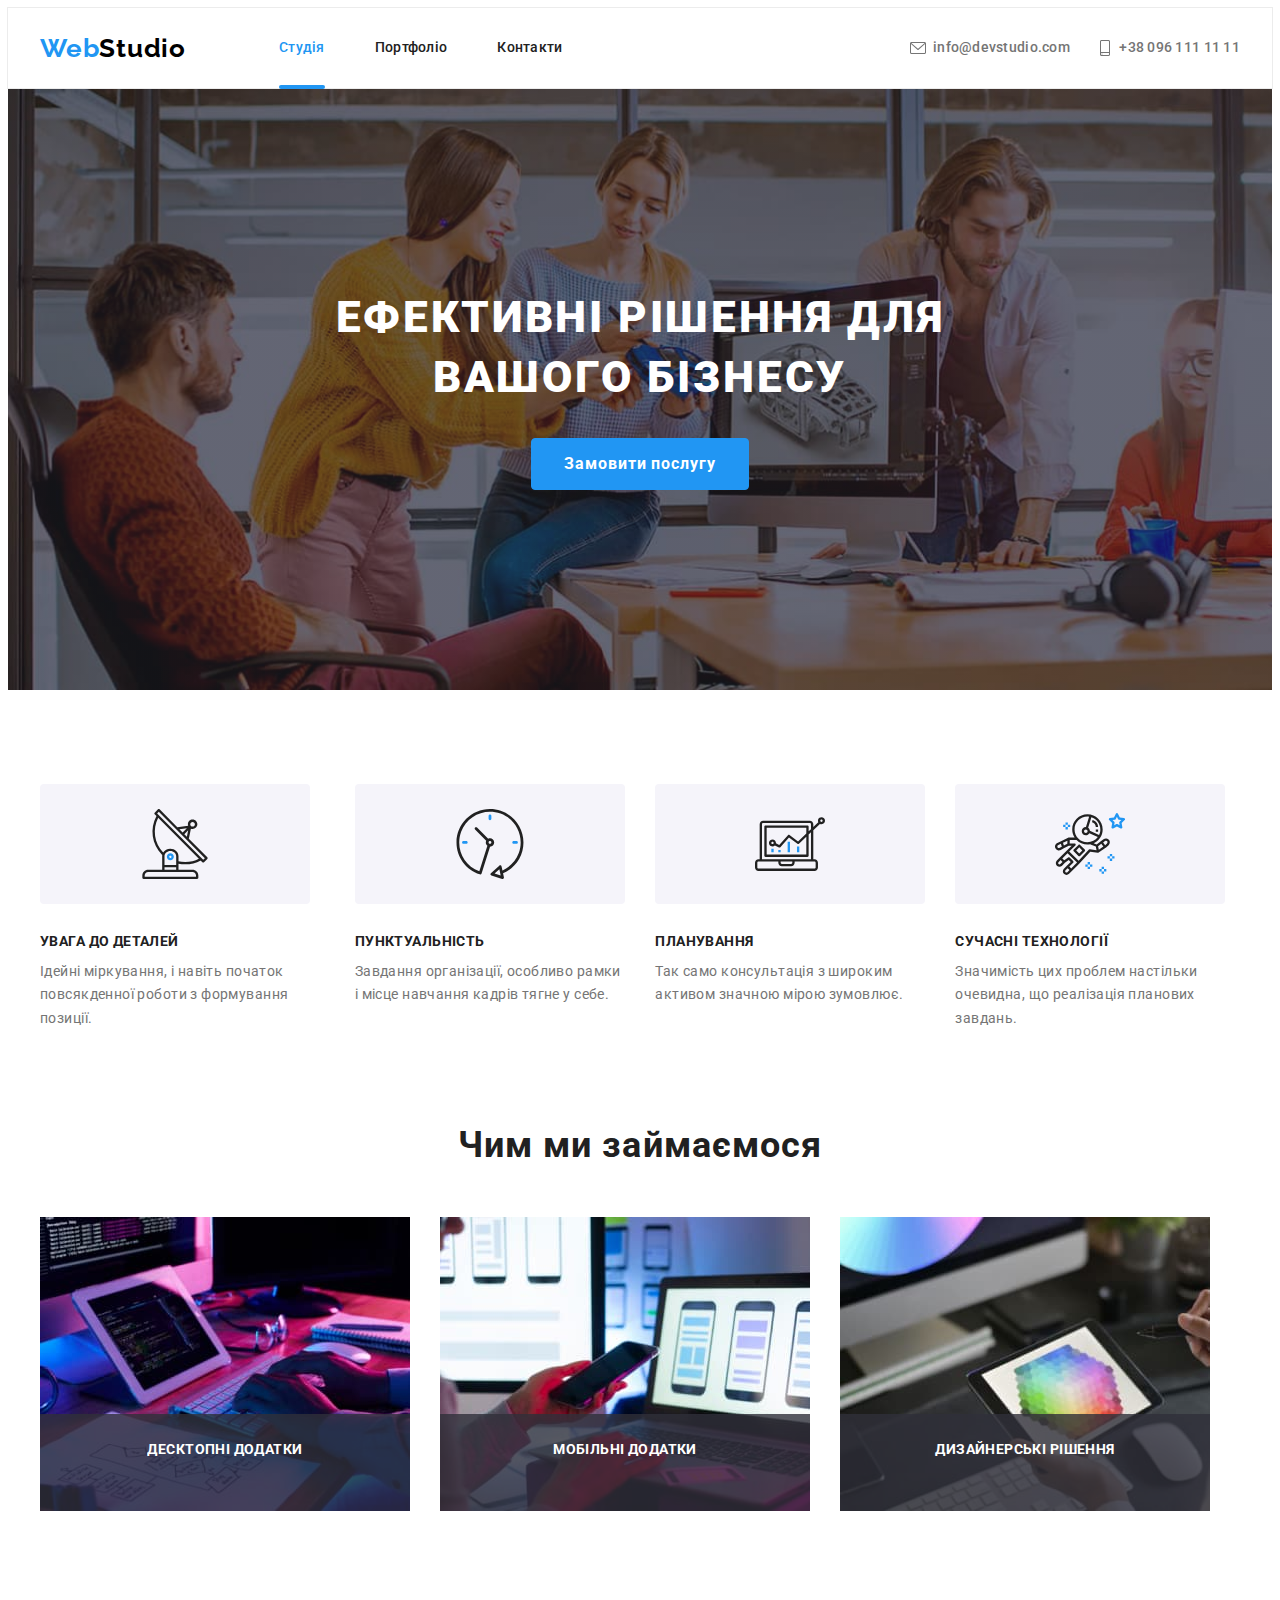
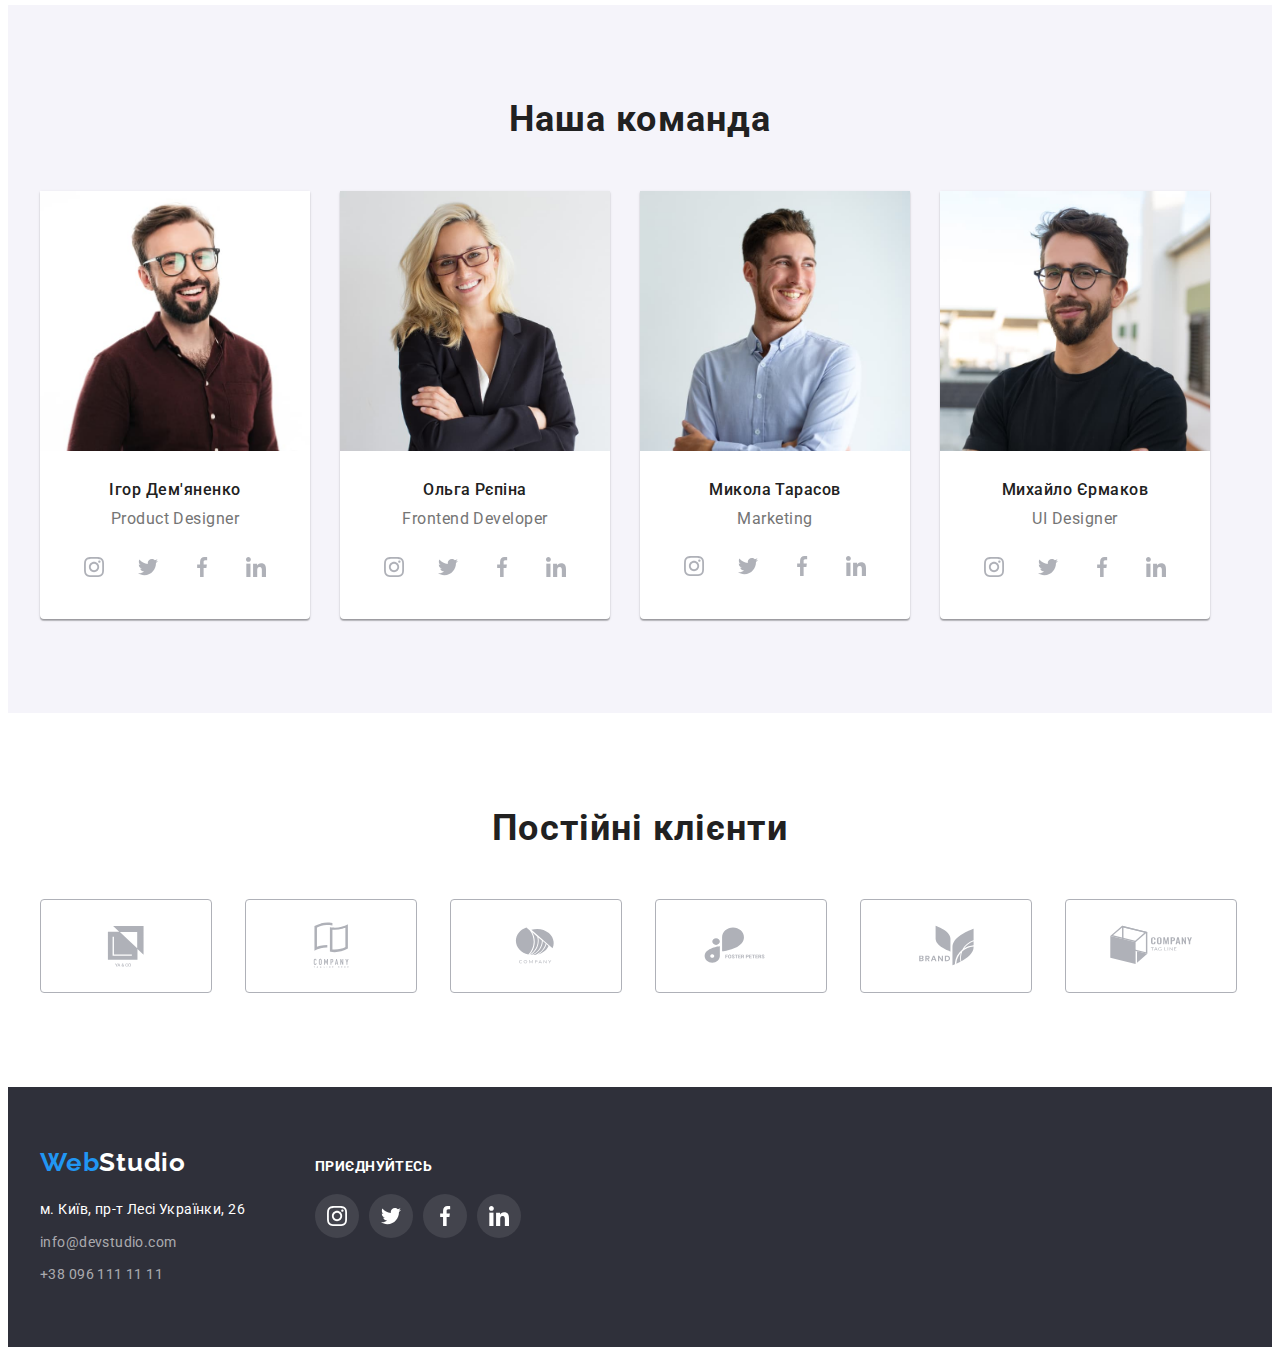
<file: index.html>
<!DOCTYPE html>
<html lang="uk">
<head>
    <meta charset="UTF-8">
    <meta http-equiv="X-UA-Compatible" content="IE=edge">
    <meta name="viewport" content="width=device-width, initial-scale=1.0">
    <link rel="preconnect" href="https://fonts.googleapis.com">
    <link rel="preconnect" href="https://fonts.gstatic.com" crossorigin>
    <link href="https://fonts.googleapis.com/css2?family=Raleway:wght@700&family=Roboto:wght@400;500;700;900&display=swap" rel="stylesheet">
    <title>Студія</title>
    <link rel="stylesheet" href="https://cdnjs.cloudflare.com/ajax/libs/modern-normalize/1.1.0/modern-normalize.min.css" integrity="sha512-wpPYUAdjBVSE4KJnH1VR1HeZfpl1ub8YT/NKx4PuQ5NmX2tKuGu6U/JRp5y+Y8XG2tV+wKQpNHVUX03MfMFn9Q==" crossorigin="anonymous" referrerpolicy="no-referrer" />
    <link rel="stylesheet" href="./css/styles.css">
</head>
<body>
    <header class="header">
        <div class="container main-nav">
            <a href="#" class="logo1">Web<span class="logo2">Studio</span></a>
        <!--navigation-->
        <nav>
            <ul class="nav list">
                <li class="nav-item">
                    <a href="./index.html" class="nav-link current">Студія</a>
                </li>
                <li class="nav-item">
                    <a href="./portfoilo.html" class="nav-link">Портфоліо</a>
                </li>
                <li class="nav-item">
                    <a href="#" class="nav-link">Контакти</a>
                </li>
            </ul>
        </nav>
        <ul class="contacts list">
            <li class="contacts-item">         
                <a href="mailto:info@devstudio.com" class="contacts-link email">
                    <svg 
                    width="16" height="12"
                    class="icon-envelope">
                    <use xlink:href="./images/sprite.svg#envelope"></use>
                    </svg>   
                    info@devstudio.com
                    </a>
            </li>
            <li class="contacts-item">
                <a href="tel:+380961111111" class="contacts-link">
                    <svg 
                    width="10" height="16"
                    class="icon-smartphone">
                    <use xlink:href="./images/sprite.svg#smartphone"></use>
                    </svg>
                    +38 096 111 11 11 
                  </a> 
            </li>
        </ul>
        </div>
    </header>
<!--main-->
    <main>
    <section class="main overlay">
                <div class="container">
                    <h1 class="slogan">Ефективні рішення для вашого бізнесу</h1>
                    <button class="order-button" data-modal-open>Замовити послугу
                    </button>
                </div>
</section>
<!--features-->
<section class="features">
  <div class="container">
      <h2 class="visually-hidden">Наші переваги</h2>
      <ul class="feature-list list">
          <li class="feature-item icon-antenna">
              <div class="plane">
                  <svg width="70" hight="70"
                    
                    class="feature-icon">
                    <use xlink:href="./images/sprite.svg#antenna"></use>
                  </svg>
              </div>
              <h3 class="feature">УВАГА ДО ДЕТАЛЕЙ</h3>
              <p class="benefit">Ідейні міркування, і навіть початок повсякденної роботи з формування позиції.</p>
          </li>
          <li class="feature-item icon-clock">
              <div class="plane">
                  <svg width="70" hight="70"
                    
                    class="feature-icon">
                    <use xlink:href="./images/sprite.svg#clock"></use>
                  </svg>
              </div>
              <h3 class="feature">ПУНКТУАЛЬНІСТЬ</h3>
              <p class="benefit">Завдання організації, особливо рамки і місце навчання кадрів тягне у себе.</p>
          </li>
          <li class="feature-item icon-diagram">
              <div class="plane">
                  <svg width="70" hight="70"
                  
                    class="feature-icon">
                    <use xlink:href="./images/sprite.svg#diagram"></use>
                  </svg>
              </div>
              <h3 class="feature">ПЛАНУВАННЯ</h3>
              <p class="benefit">Так само консультація з широким активом значною мірою зумовлює.</p>
          </li>
          <li class="feature-item icon-astronaut">
              <div class="plane">
                  <svg width="70" hight="70"
                   
                    class="feature-icon">
                    <use xlink:href="./images/sprite.svg#astronaut"></use>
                  </svg>
              </div>
              <h3 class="feature">СУЧАСНІ ТЕХНОЛОГІЇ</h3>
              <p class="benefit">Значимість цих проблем настільки очевидна, що реалізація планових завдань.</p>
          </li>
      </ul>
  </div>
</section>
  <!--work-->
    <section class="works">
      <div class="container">
        <h2 class="work">Чим ми займаємося</h2>
        <ul class="work-list list">
            <li class="work-item">
                <img
                src="./images/box1.jpg"
                alt="image description"
                width="370">
                <div class="work-overlay">
                  <p>Десктопні додатки</p>
                </div>
            </li>
            <li class="work-item">
                <img
                src="./images/box2.jpg"
                alt="image description"
                width="370">
                <div class="work-overlay">
                  <p>Мобільні додатки</p>
                </div>
            </li>
            <li class="work-item">
                <img
                src="./images/box3.jpg"
                alt="image description"
                width="370">
                <div class="work-overlay">
                  <p>Дизайнерські рішення</p>
                </div>
            </li>
        </ul>
      </div>  
    </section>
 <!--team-->
 <section class="team">
    <div class="group container">
        <h2 class="team-title">Наша команда</h2>
    <ul class="team-list list">
        <li class="card">
            <img
            src="images/igor.jpg"
            alt="image description"
            width="270">
                <div class="description">
                    <h3 class="name">Ігор Дем'яненко</h3>
                    <p class="position">Product Designer</p>
                    <ul class="team-item-social list">
                        <li class="social-item">
                            <a href="#" class="social-link">
                                <svg
                                  width="20" height="20"
                                  class="icon-social">
                                  <use xlink:href="./images/sprite.svg#instagram"></use>
                                </svg>
                              </a>
                        </li>
                        <li class="social-item">
                            <a href="#" class="social-link">
                                <svg
                                  width="20" height="20"
                                  class="icon-social">
                                  <use xlink:href="./images/sprite.svg#twitter"></use>
                                </svg>
                              </a>
                        </li>
                        <li class="social-item">
                            <a href="#" class="social-link">
                            <svg
                              width="20" height="20"
                              class="icon-social">
                              <use xlink:href="./images/sprite.svg#facebook"></use>
                            </svg>
                          </a>
                        </li>
                        <li class="social-item">
                            <a href="#" class="social-link">
                                <svg
                                  width="20" height="20"
                                  class="icon-social">
                                  <use xlink:href="./images/sprite.svg#linkedin"></use>
                                </svg>
                              </a>
                        </li>
                    </ul>
                  </div>
        </li>
        <li class="card">
            <img
            src="images/olga.jpg"
            alt="image description"
            width="270">
                <div class="description">
                    <h3 class="name">Ольга Рєпіна</h3>
                    <p class="position">Frontend Developer</p>
                    <ul class="team-item-social list">
                        <li class="social-item">
                            <a href="#" class="social-link">
                                <svg
                                  width="20" height="20"
                                  class="icon-social">
                                  <use xlink:href="./images/sprite.svg#instagram"></use>
                                </svg>
                              </a>
                        </li>
                        <li class="social-item">
                            <a href="#" class="social-link">
                                <svg
                                  width="20" height="20"
                                  class="icon-social">
                                  <use xlink:href="./images/sprite.svg#twitter"></use>
                                </svg>
                              </a>
                        </li>
                        <li class="social-item">
                            <a href="#" class="social-link">
                            <svg
                              width="20" height="20"
                              class="icon-social">
                              <use xlink:href="./images/sprite.svg#facebook"></use>
                            </svg>
                          </a>
                        </li>
                        <li class="social-item">
                            <a href="#" class="social-link">
                                <svg
                                  width="20" height="20"
                                  class="icon-social">
                                  <use xlink:href="./images/sprite.svg#linkedin"></use>
                                </svg>
                              </a>
                        </li>
                    </ul>
                  </div>
        </li>
        <li class="card">
            <img
            src="images/mykola.jpg"
            alt="image description"
            width="270">
                <div class="description">
                    <h3 class="name">Микола Тарасов</h3>
                    <p class="position">Marketing</p>
                    <ul class="team-item-social list">
                        <li class="social-item">
                            <a href="#" class="social-link">
                                <svg
                                  width="20" height="20"
                                  class="icon-social">
                                  <use xlink:href="./images/sprite.svg#instagram"></use>
                                </svg>
                              </a>
                        </li>
                        <li class="social-item">
                            <a href="#" class="social-link">
                                <svg
                                  width="20" height="20"
                                  class="icon-social">
                                  <use xlink:href="./images/sprite.svg#twitter"></use>
                                </svg>
                              </a>
                        </li>
                        <li class="social-item">
                            <a href="#" class="social-link">
                            <svg
                              width="20" height="20"
                              class="icon-social">
                              <use xlink:href="./images/sprite.svg#facebook"></use>
                            </svg>
                          </a>
                        </li>
                        <li class="social-item">
                            <a href="#" class="social-link">
                                <svg
                                  width="20" height="20"
                                  class="icon-social">
                                  <use xlink:href="./images/sprite.svg#linkedin"></use>
                                </svg>
                              </a>
                        </li>
                    </ul>
                  </div>
        </li>
        <li class="card">
            <img
            src="images/myhailo.jpg"
            alt="image description"
            width="270">
                <div class="description">
                    <h3 class="name">Михайло Єрмаков</h3>
                    <p class="position">UI Designer</p>
                    <ul class="team-item-social list">
                        <li class="social-item">
                            <a href="#" class="social-link">
                                <svg
                                  width="20" height="20"
                                  class="icon-social">
                                  <use xlink:href="./images/sprite.svg#instagram"></use>
                                </svg>
                              </a>
                        </li>
                        <li class="social-item">
                            <a href="#" class="social-link">
                                <svg
                                  width="20" height="20"
                                  class="icon-social">
                                  <use xlink:href="./images/sprite.svg#twitter"></use>
                                </svg>
                              </a>
                        </li>
                        <li class="social-item">
                            <a href="#" class="social-link">
                            <svg
                              width="20" height="20"
                              class="icon-social">
                              <use xlink:href="./images/sprite.svg#facebook"></use>
                            </svg>
                          </a>
                        </li>
                        <li class="social-item">
                            <a href="#" class="social-link">
                                <svg
                                  width="20" height="20"
                                  class="icon-social">
                                  <use xlink:href="./images/sprite.svg#linkedin"></use>
                                </svg>
                              </a>
                        </li>
                    </ul>
                  </div>
        </li>
    </ul>
    </div>        
</section>
<!--clients-->
<section class="clients">
  <div class="container">
    <h2 class="clients-title">Постійні клієнти</h2>
    <ul class="clients-list list">
      <li class="clients-item">
        <a href="#" class="clients-link">
          <svg 
              class="icon-clients">
              <use xlink:href="./images/sprite.svg#client-first"></use>
            </svg>
      </a>
      </li>
      <li class="clients-item">
        <a href="#" class="clients-link">
          <svg  
              class="icon-clients">
              <use xlink:href="./images/sprite.svg#client-second"></use>
            </svg>
      </a>
      </li>
      <li class="clients-item">
        <a href="#" class="clients-link">
          <svg
              class="icon-clients">
              <use xlink:href="./images/sprite.svg#client-third"></use>
            </svg>
      </a>
      </li>
      <li class="clients-item">
        <a href="#" class="clients-link">
          <svg
              class="icon-clients">
              <use xlink:href="./images/sprite.svg#client-fourth"></use>
            </svg>
      </a>
      </li>
      <li class="clients-item">
        <a href="#" class="clients-link">
          <svg
              class="icon-clients">
              <use xlink:href="./images/sprite.svg#client-fifth"></use>
            </svg>
      </a>
      </li>
      <li class="clients-item">
        <a href="#" class="clients-link">
          <svg
              class="icon-clients">
              <use xlink:href="./images/sprite.svg#client-sixth"></use>
            </svg>
      </a>
      </li>
    </ul>
  </div>

</section>
</main>
    <!--footer-->
    <footer class="footer">
      <div class="container footer-content">
          
          <div class="requisites">
            <a href="#" class="logo1-down">Web<span class="logo3">Studio</span></a>
          <address class="address">
              <ul class="address-list list">
                  <li class="address-item">
                      <a href="https://goo.gl/maps/1cysregupnzZVwGy7"
                      target="_blank" rel="noreferrer noopener" 
                      class="map">м. Київ, пр-т Лесі Українки, 26</a>
                   </li>
                  <li class="address-item">
                      <a href="mailto:info@devstudio.com" class="mail">info@devstudio.com</a></li>
                  <li class="address-item">
                      <a href="tel:+380961111111" class="tel">+38 096 111 11 11</a></li>
              </ul>
          </address>

          </div>
          <div class="join">
            <h2 class="join-title">приєднуйтесь</h2>
            <ul class="footer-item-social">
              <li class="social-item">
                <a href="#" class="footer-social-link">
                  <svg
                    width="20" height="20"
                    class="footer-social">
                    <use xlink:href="./images/sprite.svg#instagram"></use>
                  </svg>
                </a>
              </li>
              <li class="social-item">
                <a href="#" class="footer-social-link">
                  <svg
                    width="20" height="20"
                    class="footer-social">
                    <use xlink:href="./images/sprite.svg#twitter"></use>
                  </svg>
                </a>
              </li>
              <li class="social-item">
                <a href="#" class="footer-social-link">
                  <svg
                    width="20" height="20"
                    class="footer-social">
                    <use xlink:href="./images/sprite.svg#facebook"></use>
                  </svg>
                </a>
              </li>
              <li class="social-item">
                <a href="#" class="footer-social-link">
                  <svg
                    width="20" height="20"
                    class="footer-social">
                    <use xlink:href="./images/sprite.svg#linkedin"></use>
                  </svg>
                </a>
              </li>
            </ul>
          </div>
      </div>
  </footer>  

  <div class="backdrop is-hidden" data-modal>
    <div class="modal">
        <p></p>
        <button class="modal-shut" data-modal-close>
          <svg 
              width="11"
              height="11"
              class="cross">
            <use xlink:href="./images/sprite.svg#cross"></use>
          </svg>
        </button>
    </div>
</div>   

<script src="./js/modal.js"></script>

</body>
</html>
</file>
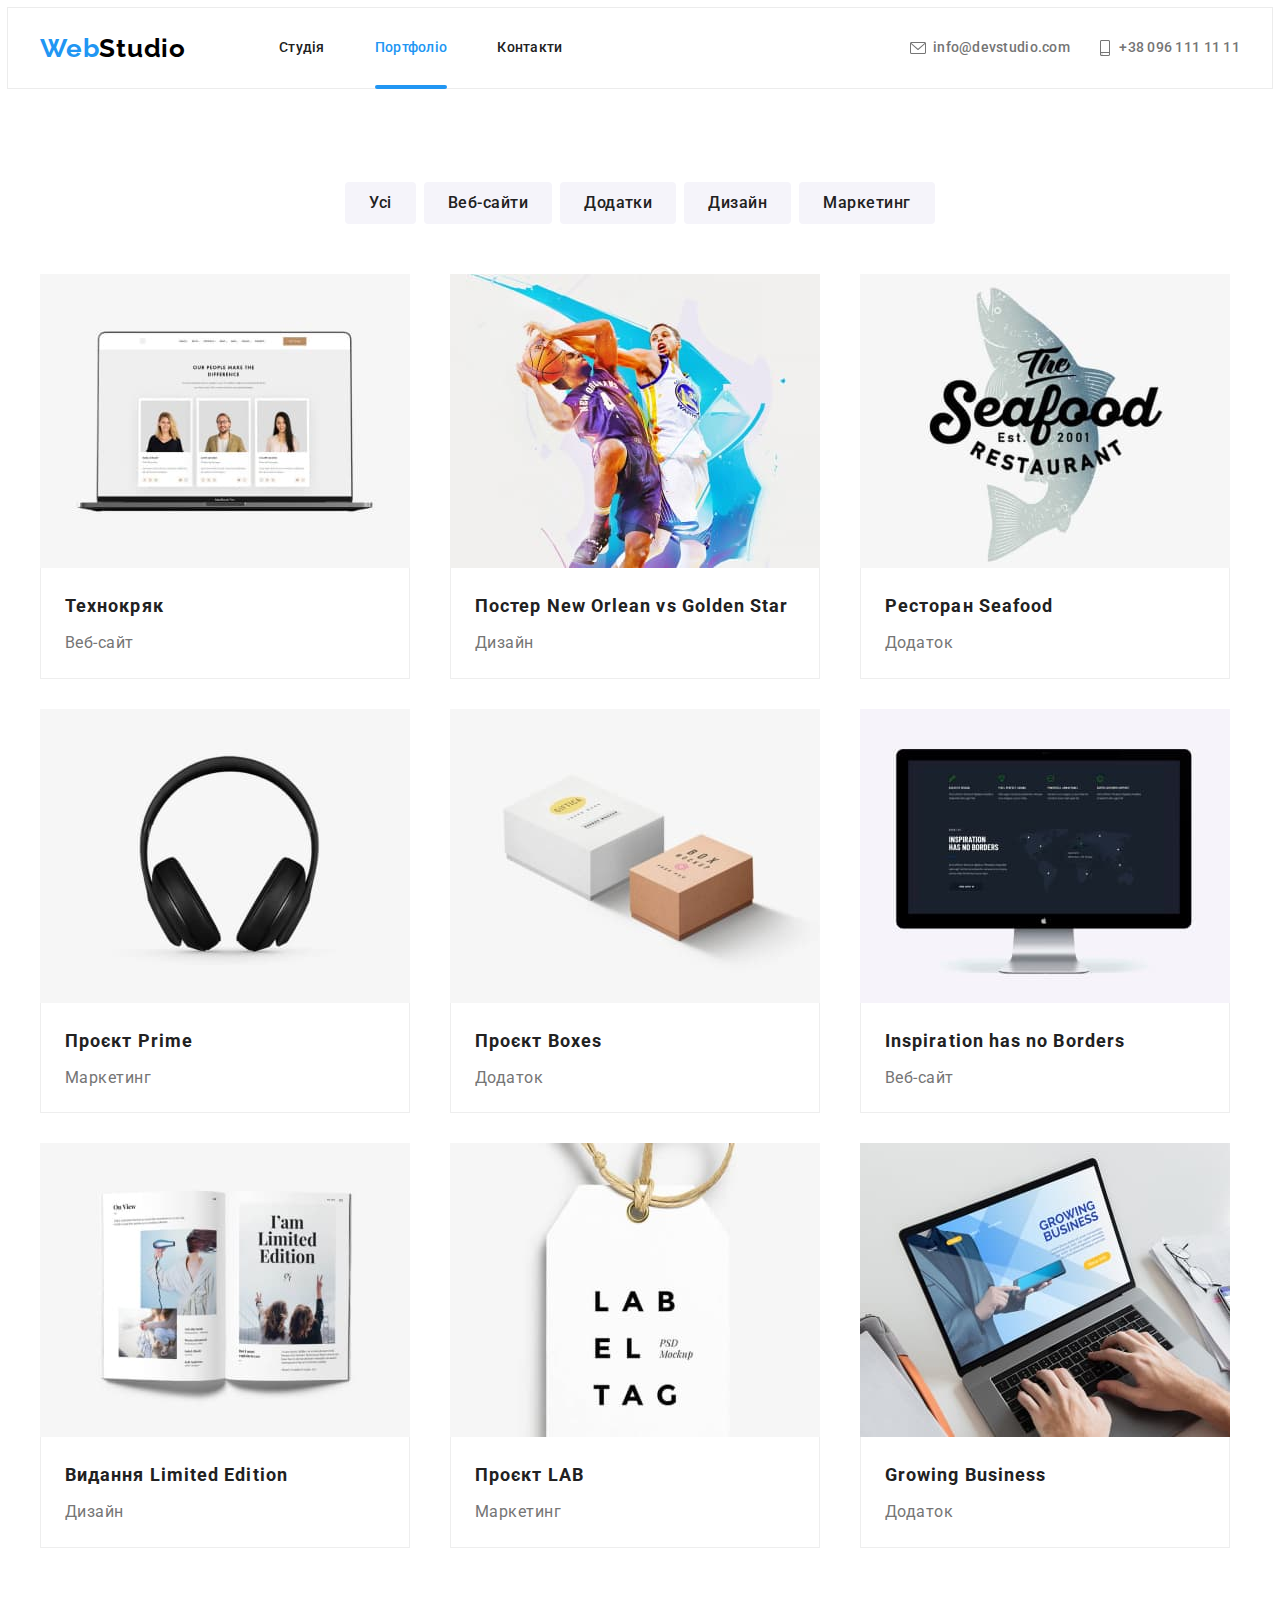
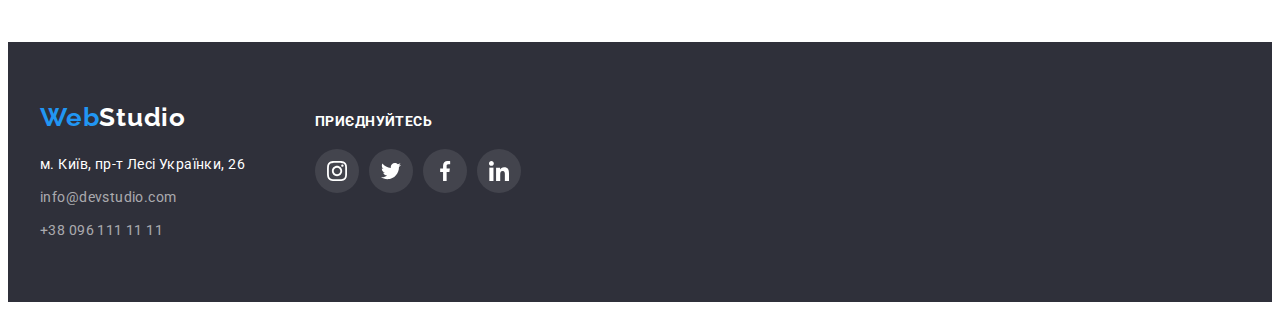
<file: portfoilo.html>
<!DOCTYPE html>
<html lang="uk">
<head>
    <meta charset="UTF-8">
    <meta http-equiv="X-UA-Compatible" content="IE=edge">
    <meta name="viewport" content="width=device-width, initial-scale=1.0">
    <link rel="preconnect" href="https://fonts.googleapis.com">
    <link rel="preconnect" href="https://fonts.gstatic.com" crossorigin>
    <link href="https://fonts.googleapis.com/css2?family=Raleway:wght@700&family=Roboto:wght@400;500;700;900&display=swap" rel="stylesheet">
    <title>Портфоліо</title>
    <link rel="stylesheet" href="https://cdnjs.cloudflare.com/ajax/libs/modern-normalize/1.1.0/modern-normalize.min.css" integrity="sha512-wpPYUAdjBVSE4KJnH1VR1HeZfpl1ub8YT/NKx4PuQ5NmX2tKuGu6U/JRp5y+Y8XG2tV+wKQpNHVUX03MfMFn9Q==" crossorigin="anonymous" referrerpolicy="no-referrer" />
    <link rel="stylesheet" href="./css/styles.css">
</head>
<body>
    <header class="header">
        <div class="container main-nav">
            <a href="#" class="logo1">Web<span class="logo2">Studio</span></a>
        <!--navigation-->
        <nav>
            <ul class="nav list">
                <li class="nav-item">
                    <a href="./index.html" class="nav-link">Студія</a>
                </li>
                <li class="nav-item">
                    <a href="./portfoilo.html" class="nav-link current">Портфоліо</a>
                </li>
                <li class="nav-item">
                    <a href="#" class="nav-link">Контакти</a>
                </li>
            </ul>
        </nav>
        <ul class="contacts list">
            <li class="contacts-item">         
                <a href="mailto:info@devstudio.com" class="contacts-link email">
                    <svg 
                    width="16" height="12"
                    class="icon-envelope">
                    <use xlink:href="./images/sprite.svg#envelope"></use>
                    </svg>   
                    info@devstudio.com
                    </a>
            </li>
            <li class="contacts-item">
                <a href="tel:+380961111111" class="contacts-link">
                    <svg 
                    width="10" height="16"
                    class="icon-smartphone">
                    <use xlink:href="./images/sprite.svg#smartphone"></use>
                    </svg>
                    +38 096 111 11 11 
                  </a> 
            </li>
        </ul>
        </div>
    </header>
    <!--portfolio-->
    <main>
        <section class="portfolio">
            <div class="container">
                <h1 class="visually-hidden">Портфоліо</h1>
            <ul class="button-list list">
                <li class="radio-button">
                    <button type="button" class="menu-button">Усі</button>  
                </li>
                <li class="radio-button">
                    <button type="button" class="menu-button">Веб-сайти</button>
                </li>
                <li class="radio-button">
                    <button type="button" class="menu-button">Додатки</button>
                </li>
                <li class="radio-button">
                    <button type="button" class="menu-button">Дизайн</button>
                </li>
                <li class="radio-button">
                    <button type="button" class="menu-button">Маркетинг</button>
                </li>
            </ul>
            <ul class="flex-container list">
                <li class="flex-element">
                    <a href="#" class="image-item">
                        <div class="picture">
                            <img
                            alt="image description"
                            src="./images/portfolio1.jpg"
                            width="370">
                            <div class="product-overlay">
                                <p class="resourse">Ресурс пропонує комплексні пропозиції з різним рівнем функціоналу та сервісів. Все це дозволить відвідувачу отримати вичерпні відомості про компанію чи приватну особу.</p>
                            </div>
                        </div>
                    <div class="project-description">
                        <h2 class="image-name">Технокряк</h2>
                        <p class="image-attribute">Веб-сайт</p>
                    </div>
                    </a>
                </li>
                <li class="flex-element">
                    <a href="#" class="image-item">   
                            <div class="picture">
                                <img 
                                alt="image description"
                                src="./images/portfolio2.jpg"
                                width="370">
                                <div class="product-overlay">
                                    <p class="resourse">Ресурс пропонує комплексні пропозиції з різним рівнем функціоналу та сервісів. Все це дозволить відвідувачу отримати вичерпні відомості про компанію чи приватну особу.</p>
                                </div>
                            </div> 
                    <div class="project-description">
                        <h2 class="image-name">Постер New Orlean vs Golden Star</h2>
                        <p class="image-attribute">Дизайн</p>
                    </div>
                    </a>
                </li>
                <li class="flex-element">
                    <a href="#" class="image-item">
                        <div class="picture">
                            <img
                            alt="image description"
                            src="./images/portfolio3.jpg"
                            width="370">
                            <div class="product-overlay">
                                <p class="resourse">Ресурс пропонує комплексні пропозиції з різним рівнем функціоналу та сервісів. Все це дозволить відвідувачу отримати вичерпні відомості про компанію чи приватну особу.</p>
                            </div>
                        </div>
                    <div class="project-description">
                        <h2 class="image-name">Ресторан Seafood</h2>
                        <p class="image-attribute">Додаток</p>
                    </div>
                    </a> 
                </li>
                <li class="flex-element">
                    <a href="#" class="image-item">
                        <div class="picture">
                            <img
                            alt="image description"
                            src="./images/portfolio4.jpg"
                            width="370">
                            <div class="product-overlay">
                                <p class="resourse">Ресурс пропонує комплексні пропозиції з різним рівнем функціоналу та сервісів. Все це дозволить відвідувачу отримати вичерпні відомості про компанію чи приватну особу.</p>
                            </div>
                        </div>
                    <div class="project-description">
                        <h2 class="image-name">Проєкт Prime</h2>
                        <p class="image-attribute">Маркетинг</p>
                    </div>
                    </a>
                </li>
                <li class="flex-element">
                    <a href="#" class="image-item">
                        <div class="picture">
                            <img
                            alt="image description"
                            src="./images/portfolio5.jpg"
                            width="370">
                            <div class="product-overlay">
                                <p class="resourse">Ресурс пропонує комплексні пропозиції з різним рівнем функціоналу та сервісів. Все це дозволить відвідувачу отримати вичерпні відомості про компанію чи приватну особу.</p>
                            </div>
                        </div>
                    <div class="project-description">
                        <h2 class="image-name">Проєкт Boxes</h2>
                        <p class="image-attribute">Додаток</p>
                    </div>
                    </a>
                </li>
                <li class="flex-element">
                    <a href="#" class="image-item">
                        <div class="picture">
                            <img
                            alt="image description"
                            src="./images/portfolio6.jpg"
                            width="370">
                            <div class="product-overlay">
                                <p class="resourse">Ресурс пропонує комплексні пропозиції з різним рівнем функціоналу та сервісів. Все це дозволить відвідувачу отримати вичерпні відомості про компанію чи приватну особу.</p>
                            </div>
                        </div>
                    <div class="project-description">
                        <h2 class="image-name">Inspiration has no Borders</h2>
                        <p class="image-attribute">Веб-сайт</p>
                    </div>
                    </a>
                </li>
                <li class="flex-element">
                    <a href="#" class="image-item">
                        <div class="picture">
                            <img 
                            alt="image description"
                            src="./images/portfolio7.jpg"
                            width="370">
                            <div class="product-overlay">
                                <p class="resourse">Ресурс пропонує комплексні пропозиції з різним рівнем функціоналу та сервісів. Все це дозволить відвідувачу отримати вичерпні відомості про компанію чи приватну особу.</p>
                            </div>
                        </div> 
                    <div class="project-description">
                        <h2 class="image-name">Видання Limited Edition</h2>
                        <p class="image-attribute">Дизайн</p>
                    </div>
                    </a>
                </li>
                <li class="flex-element">
                    <a href="#" class="image-item">
                        <div class="picture">
                            <img
                            alt="image description"
                            src="./images/portfolio8.jpg"
                            width="370">
                            <div class="product-overlay">
                                <p class="resourse">Ресурс пропонує комплексні пропозиції з різним рівнем функціоналу та сервісів. Все це дозволить відвідувачу отримати вичерпні відомості про компанію чи приватну особу.</p>
                            </div>
                        </div>
                    <div class="project-description">
                        <h2 class="image-name">Проєкт LAB</h2>
                        <p class="image-attribute">Маркетинг</p>
                    </div>
                    </a>
                </li>
                <li class="flex-element">
                    <a href="#" class="image-item">
                        <div class="picture">
                            <img
                            alt="image description"
                            src="./images/portfolio9.jpg"
                            width="370">
                            <div class="product-overlay">
                                <p class="resourse">Ресурс пропонує комплексні пропозиції з різним рівнем функціоналу та сервісів. Все це дозволить відвідувачу отримати вичерпні відомості про компанію чи приватну особу.</p>
                            </div>
                        </div>
                    <div class="project-description">
                        <h2 class="image-name">Growing Business</h2>
                        <p class="image-attribute">Додаток</p>
                    </div>
                    </a>
                </li>
            </ul>
            </div>   
        </section>
    </main>
<!--footer-->
<footer class="footer">
    <div class="container footer-content">
        
        <div class="requisites">
          <a href="#" class="logo1-down">Web<span class="logo3">Studio</span></a>
        <address class="address">
            <ul class="address-list list">
                <li class="address-item">
                    <a href="https://goo.gl/maps/1cysregupnzZVwGy7"
                    target="_blank" rel="noreferrer noopener" 
                    class="map">м. Київ, пр-т Лесі Українки, 26</a>
                 </li>
                <li class="address-item">
                    <a href="mailto:info@devstudio.com" class="mail">info@devstudio.com</a></li>
                <li class="address-item">
                    <a href="tel:+380961111111" class="tel">+38 096 111 11 11</a></li>
            </ul>
        </address>

        </div>
        <div class="join">
          <h2 class="join-title">приєднуйтесь</h2>
          <ul class="footer-item-social">
            <li class="social-item">
              <a href="#" class="footer-social-link">
                <svg
                  width="20" height="20"
                  class="footer-social">
                  <use xlink:href="./images/sprite.svg#instagram"></use>
                </svg>
              </a>
            </li>
            <li class="social-item">
              <a href="#" class="footer-social-link">
                <svg
                  width="20" height="20"
                  class="footer-social">
                  <use xlink:href="./images/sprite.svg#twitter"></use>
                </svg>
              </a>
            </li>
            <li class="social-item">
              <a href="#" class="footer-social-link">
                <svg
                  width="20" height="20"
                  class="footer-social">
                  <use xlink:href="./images/sprite.svg#facebook"></use>
                </svg>
              </a>
            </li>
            <li class="social-item">
              <a href="#" class="footer-social-link">
                <svg
                  width="20" height="20"
                  class="footer-social">
                  <use xlink:href="./images/sprite.svg#linkedin"></use>
                </svg>
              </a>
            </li>
          </ul>
        </div>
    </div>
</footer>  
    
</body>
</html>
</file>
<file: css/styles.css>
:root {
    --main-color: #212121;
    --main-background: #ffffff;
    --button: #2196F3;
    --cue: #2196F3E6;
    --footer: #2F303A;
    --button-active:#188CE8 ;
    --logo2: #000000;
    --contact: #757575;
    --team: #F5F4FA;
    --mail: #FFFFFF99;
    --line: #ececec;
    --box-shadow-first: 
    0px 1px 3px rgba(0, 0, 0, 0.12),
     0px 1px 1px rgba(0, 0, 0, 0.14),
      0px 2px 1px rgba(0, 0, 0, 0.2);

    --box-shadow-second:
       0px 4px 4px rgba(0, 0, 0, 0.25);

    --box-shadow-third: 
      0px 3px 1px rgba(0, 0, 0, 0.1),
       0px 1px 2px rgba(0, 0, 0, 0.08),
        0px 2px 2px rgba(0, 0, 0, 0.12);

    --box-shadow-fourth: 
      0px 1px 1px rgba(0, 0, 0, 0.12),
       0px 4px 4px rgba(0, 0, 0, 0.06),
        1px 4px 6px rgba(0, 0, 0, 0.16);

    --image-border: #EEEEEE;
    --head-image-overlay: #2F303A66;
    --image-overlay: #2F303A66;
    --image-overlay-bgc: #C4C4C4;
    --footer-social: #FFFFFF19;
    --design: #2F303ACC;
    --color-third: #afb1b8;

    --backdrop: #00000033;
    --cross: #00000019;
    --cubic: cubic-bezier(0.4, 0, 0.2, 1);
    --cubic-second: cubic-bezier(.3,1.15,0,-1.24);

}

body {
    font-family: 'Roboto', sans-serif;
    color: var(--main-color);
    background-color: var(--main-background);

}

h1,h2,h3,p,ul {
    margin-top: 0;
    margin-bottom: 0;
}
div>img {
    display: block;
}

.list {
    padding: 0;
    margin: 0;
    list-style: none;
}
.container {
    width: 1200px;
    margin-left:auto;
    margin-right: auto;
    padding-left: 15px;
    padding-right: 15px;
    
}

/* header */
.header {

    outline: 1px solid var(--line);
}
.logo1 {
   
    margin-right: 93px;

    font-family: 'Raleway', sans-serif;
    font-weight: 700;
    font-size: 26px;
    line-height: 1.19;
    letter-spacing: 0.03em;
    color: var(--button);
    text-decoration: none;
}
.logo1-down {
    
    font-family: 'Raleway', sans-serif;
    font-weight: 700;
    font-size: 26px;
    line-height: 1.19;
    letter-spacing: 0.03em;
    color: var(--button);
    text-decoration: none;    
}
.logo2 {
    color: var(--logo2);   
}

.logo3 {
    color: var(--main-background);    
}
.nav,.contacts {
    display: flex;
    list-style-type: none;
    align-items: center;

}
.main-nav {
    display: flex;
    align-items: center;
}
.nav .current {
    color: var(--button);
    
}
.nav .nav-item + .nav-item {
    margin-left: 50px;
}
.contacts .contacts-item + .contacts-item { 
    margin-left: 30px;
}
.contacts {
    display: flex;
    justify-content: flex-start;
    align-items: center;
    margin-left: auto;
}

.nav-link,
.contacts-link {
    display: flex;
    padding: 32px 0;

    font-weight: 500;
    font-size: 14px;
    line-height: 1.14;
    letter-spacing: 0.02em;
    text-decoration: none;
    color: var(--main-color); 
}
.nav-link,
.contacts-link,
.icon-envelope,
.icon-smartphone {
    color: var(--contact);

    transition-property: color;
    transition-duration: 250ms;
    transition-timing-function: var(--cubic);

}
.nav-link {
    color: var(--main-color); 
}
.contacts-link {
    display: flex;
    min-width: 140px;
    justify-content: space-between;
    align-items: center;
    
}
.email {
    min-width: 160px;
    
}
/* Thin blue line */
.nav .current {
    position: relative;

}   
.nav .current::after {
    position: absolute;
    bottom: -1px;
    display: block;

    content: "";
    height: 4px;
    width: 100%;
    background-color: var(--button);
    border-radius: 4px;

}
/* Thin blue line */
   
.nav-link:hover,
.contacts-link:hover,
.nav-link:focus,
.contacts-link:focus  {
    color: var(--button);
  }

.icon-envelope,
.icon-smartphone {
    display: block;
    height: auto;
    fill: var(--contact);

    transition-property: fill;
    transition-duration: 250ms;
    transition-timing-function: var(--cubic);
  
}
.contacts-link:hover svg,
.contacts-link:focus svg { 
    fill: var(--button);
}


/*main*/
.main {
    padding: 200px 0;
    text-align: center;
}
.overlay {
    max-width: 1600px;
    margin-left: auto;
    margin-right: auto;
    background-size: cover;
    background-color: var(--image-overlay-bgc);

    background-image: linear-gradient(
        to right,
        var(--image-overlay),
        var(--image-overlay)
    ),
    url("../images/header-image.jpg");
}
.slogan {
    display: block;
    width: 700px;
    margin: 0 auto 30px;
   

    font-weight: 900;
    font-size: 44px;
    line-height: 1.36;
    letter-spacing: 0.06em;
    text-transform: uppercase; 
    text-align: center;
    color: var(--main-background);

}
.order-button {
    padding: 10px 32px;

    font-family: inherit;
    font-style: normal;
    font-weight: 700;
    font-size: 16px;
    line-height: 1.87;    
    align-items: center;
    text-align: center;
    letter-spacing: 0.06em;
    color: var(--main-background);  
    letter-spacing: 0.06em;
    background-color: var(--button);
    border-radius: 4px;
    border-color: transparent;
    border: 1px solid var(--button);
    cursor: pointer;

    transition-property: background-color;
    transition-duration: 250ms;
    transition-timing-function: var(--cubic);
}
.order-button:hover,
.order-button:focus {

    background-color: var(--button-active);  
}
/*features*/
.visually-hidden {
    position: absolute;
    width: 1px;
    height: 1px;
    margin: -1px;
    border: 0;
    padding: 0;
    white-space: nowrap;
    clip-path: inset(100%);
    clip: rect(0 0 0 0);
    overflow: hidden;
  }
.features {
    padding-top: 94px;
    padding-bottom: 94px;
}
.feature-list {
    display: flex;
} 
.plane {
    width: 270px;
    height: 120px;
    display: flex;
    align-items: center;
    justify-content: center;
    background: var(--team);
    border-radius: 4px;    
}

.feature-list {  
    
    flex-basis: calc((100% - 90px) / 4);
}
.feature-list .feature-item + .feature-item {
    margin-left: 30px;
}

.feature  {
    margin-top: 30px;
    margin-bottom: 10px;

    font-weight: 700;
    font-size: 14px;
    line-height: 1.14;
    letter-spacing: 0.03em;
    text-transform: uppercase;
    color: var(--main-color);  
}
.benefit {
    font-size: 14px;
    line-height: 1.71;
    letter-spacing: 0.03em;
    color: var(--contact);    
}
/*work*/
.works {
    padding-bottom: 94px;
}
.work {
    margin-bottom: 50px;

    font-weight: 700;
    font-size: 36px;
    line-height: 1.16;
    letter-spacing: 0.03em;
    color: var(--main-color); 
    text-align: center;   
}
.work-list {
    display: flex;
    list-style-type: none;
}

.work-item {
    position: relative;
    display: flex;

}
.work-list .work-item + .work-item {
    margin-left: 30px;
}

.work-overlay {
    position: absolute;
    bottom: 0;
    left: 0;
    width: 100%;
    height: 24%;
    background-color: var(--design);

    font-family: inherit;
    font-weight: 700;
    font-size: 14px;
    line-height: 16px;
    text-align: center;
    letter-spacing: 0.03em;
    text-transform: uppercase;
    color: var(--main-background);  
    padding-top: 27px;  
}

/*team*/
.team {
    padding: 94px 0 94px 0;
    background-color: var(--team);  
   
}
.group {
    display: flexbox;
}
.team-title {
    margin-bottom: 50px;

    font-weight: 700;
    font-size: 36px;
    line-height: 1.16;
    text-align: center;
    letter-spacing: 0.03em;
    color: var(--main-color);    
}
.team-list {
    display: flex;
    list-style-type: none;   
}

.card {
    display: flex;
    flex-direction: column;
    text-align: center;

    background-color: var(--main-background);
    border-radius: 0px 0px 4px 4px;
    box-shadow: var(--box-shadow-first);
}
.team-list .card + .card {
    margin-left: 30px;
}
.description {
    padding: 30px 0;
}
.name {
    margin-bottom: 10px;

    font-weight: 500;
    font-size: 16px;
    line-height: 1.18;
    letter-spacing: 0.03em;
    color: var(--main-color);
}
.position {
    margin-bottom: 16px;
    font-weight: 400;
    font-size: 16px;
    line-height: 1.18;
    letter-spacing: 0.03em;
    color: var(--contact);    
}
.team-item-social {
    display: flex;
    align-items: center;
    justify-content: center;
    gap: 10px;
}
.social-item {
    display: flex;
   
}
.social-link {
    display: flex;
    align-items: center;
    justify-content: center;
   
    width: 44px;
    height: 44px;
    
    background: var(--main-background);
    border-radius: 50%;

    transition-property: background-color;
    transition-duration: 250ms;
    transition-timing-function: var(--cubic);

}
.icon-social {
    width: 20px;
    height: 20px;
    fill: var(--color-third);

    transition-property: fill;
    transition-duration: 250ms;
    transition-timing-function: var(--cubic);  
}
.social-link:hover,
.social-link:focus {
    background-color: var(--button);
   
}
.social-link:hover svg,
.social-link:focus svg {
    fill: var(--main-background);
    
} 
/*clients*/
.clients {
    padding: 94px 0;
}
.clients-title {
    margin-bottom: 50px;
    
    font-weight: 700;
    font-size: 36px;
    line-height: 42px;
    text-align: center;
    letter-spacing: 0.03em;
}

.clients-list {
    display: flex;
    justify-content: center;
    align-items: center;
    gap: 30px;
}
.clients-item {
    flex-basis: calc((100% - 5 * 30px)/ 6);
}

.icon-clients {
    min-width: 165px;
    height: 80px;
    fill: var(--color-third); 

    transition-property: fill;
    transition-duration: 250ms;
    transition-timing-function: var(--cubic); 
}

.clients-link {
    display: flex;
    align-items: center;
    width: 170px;
    height: 92px;
    border: 1px solid var(--color-third);
    border-radius: 4px;

    transition-property: border-color;
    transition-duration: 250ms;
    transition-timing-function: var(--cubic); 
}
.clients-link:hover svg,
.clients-link:focus svg {
    fill: var(--button);
}
.clients-link:hover, 
.clients-link:focus { 
    border-color: var(--button);
}
/*footer*/
.footer {   
    background: var(--footer);
    padding: 60px 0 60px 0;
}
.address {
    margin-top: 20px;
}
.address-list {
    list-style-type: none;
    padding: 0;
}
.map {  
    font-style: normal;
    font-size: 14px;
    line-height: 1.71;
    text-decoration: none;
    letter-spacing: 0.03em;  
    color: var(--main-background);
}
.mail,
.tel {
    font-style: normal;

    font-size: 14px;
    line-height: 1.71;
    text-decoration: none;
    letter-spacing: 0.03em;
    color: var(--mail);

    transition-property: color;
    transition-duration: 250ms;
    transition-timing-function: var(--cubic);
}

.address-item:not(:last-child) {
    margin-bottom: 9px;
}

.mail:hover,
.mail:focus,
.tel:hover,
.tel:focus {
    color: var(--button);
}

.footer-content {
    display: flex;
    align-items: baseline;
    
}
.join {
    
    margin-left: 70px;
    width: 206px;
}

.footer-item-social {
    padding: 0;
    display: flex;
    align-items: center;
    justify-content: center;
    gap: 10px;
}

.footer-social-link {
    display: flex;
    align-items: center;
    justify-content: center;
    
    width: 44px;
    height: 44px;
    background: var(--footer-social);
    border-radius: 50%;

    transition-property: background-color;
    transition-duration: 250ms;
    transition-timing-function: var(--cubic);
}
.footer-social {
    width: 20px;
    height: 20px;
    fill: var(--main-background);
    
}
.footer-social-link:hover,
.footer-social-link:focus {
    background-color: var(--button);

}

.join-title {
    margin-bottom: 20px;
    font-weight: 700;
    font-size: 14px;
    line-height: 16px;
    letter-spacing: 0.03em;
    text-transform: uppercase;
    
    color: var(--main-background);      
}
/*portfolio*/
.portfolio {
    padding: 94px 0;
}                         
.button-list {
    display: flex;
    justify-content: center;
    margin-bottom: 50px;

    list-style-type: none;
    text-decoration: none;
}
.menu-button {    
    padding: 6px 22px;
    margin: 0;

    font-family: inherit;
    font-style: normal;
    font-weight: 500;
    font-size: 16px;
    line-height: 1.62;
    text-align: center;
    letter-spacing: 0.03em;
    color: var(--main-color);
    background-color: var(--team);
    border-radius: 4px;
    border-color: transparent;  
    cursor: pointer;

    transition-property: background-color, color, box-shadow;
    transition-duration: 250ms;
    transition-timing-function: var(--cubic);

}

.menu-button:hover,
.menu-button:focus {
    background-color: var(--button);
    color: var(--main-background);
    box-shadow: var(--box-shadow-third);
}   
.button-list .radio-button + .radio-button {
    margin-left: 8px;
}


.flex-container {
    display: flex;
    flex-wrap: wrap;
    gap: 30px;

}
.flex-element {
    display: flex;
    flex-basis: calc((100% - 2 * 30px)/ 3);
    
}

.image-item {
    position: relative;
    text-decoration: none;
    
    transition-property: box-shadow;
    transition-duration: 250ms;
    transition-timing-function: var(--cubic);
}

/* cue */
.picture {
    position: relative;
    
    display: block;
    overflow: hidden;
}
.product-overlay {
    position: absolute;
    top: 0;
    left: 0;
    width: 100%;
    height: 100%;
    background-color: var(--cue);

    transform: translateY(100%);
    transition: transform 250ms
    var(--cubic);
}
.image-item:hover .product-overlay,
.image-item:focus .product-overlay {
    transform: translateY(0);
}
.resourse {
    font-family: inherit;
    font-weight: 400;
    font-size: 18px;
    line-height: 28px;
    letter-spacing: 0.03em;   
    color: var(--main-background);
    padding: 63px 24px;

}
/* cue */
.image-item:hover,     
.image-item:focus {
    box-shadow: var(--box-shadow-fourth);
}
.image-name { 
    margin-bottom: 4px;
    font-weight: 700;
    font-size: 18px;
    line-height: 2;
    letter-spacing: 0.06em;
    color: var(--main-color);  
}
.image-attribute {
    
    font-size: 16px;
    line-height: 1.85;
    letter-spacing: 0.03em;
    color: var(--contact);  
}
.project-description {
   
    padding: 20px 24px;
    border-left: 1px solid var(--image-border);
    border-right: 1px solid var(--image-border);
    border-bottom: 1px solid var(--image-border); 
}
/*modal*/
.backdrop {
    position: fixed;
    top: 0;
    left: 0;
    width: 100%;
    height: 100%;
    background-color: var(--backdrop);

    opacity: 1;
    transition: opacity 1600ms var(--cubic);
}
.is-hidden {
    opacity: 0;
    pointer-events: none;
}
.backdrop.is-hidden .modal {
    transform: translate(-50%, -50%) scale(0.2);
}
.modal {
    min-height: 581px;
    min-width: 528px;
    background-color: var(--main-background);
    padding: 15px;
    border-radius: 4px;

    position: absolute;
    top: 50%;
    left: 50%;
    transform: translate(-50%, -50%) scale(1);
    transition: transform 1600ms var(--cubic);

}
.modal-shut {
    display: flex;
    align-items: center;
    justify-content: center;
   
    position: absolute;
    top: 8px;
    right: 8px;
    width: 30px;
    height: 30px;
    background-color: var(--main-background);
    border-radius: 50%;
    border: 1px solid var(--cross);
    cursor: pointer;
    padding: 0;
    margin: 0;

}
.cross {

    fill: var(--logo2);
}
</file>
